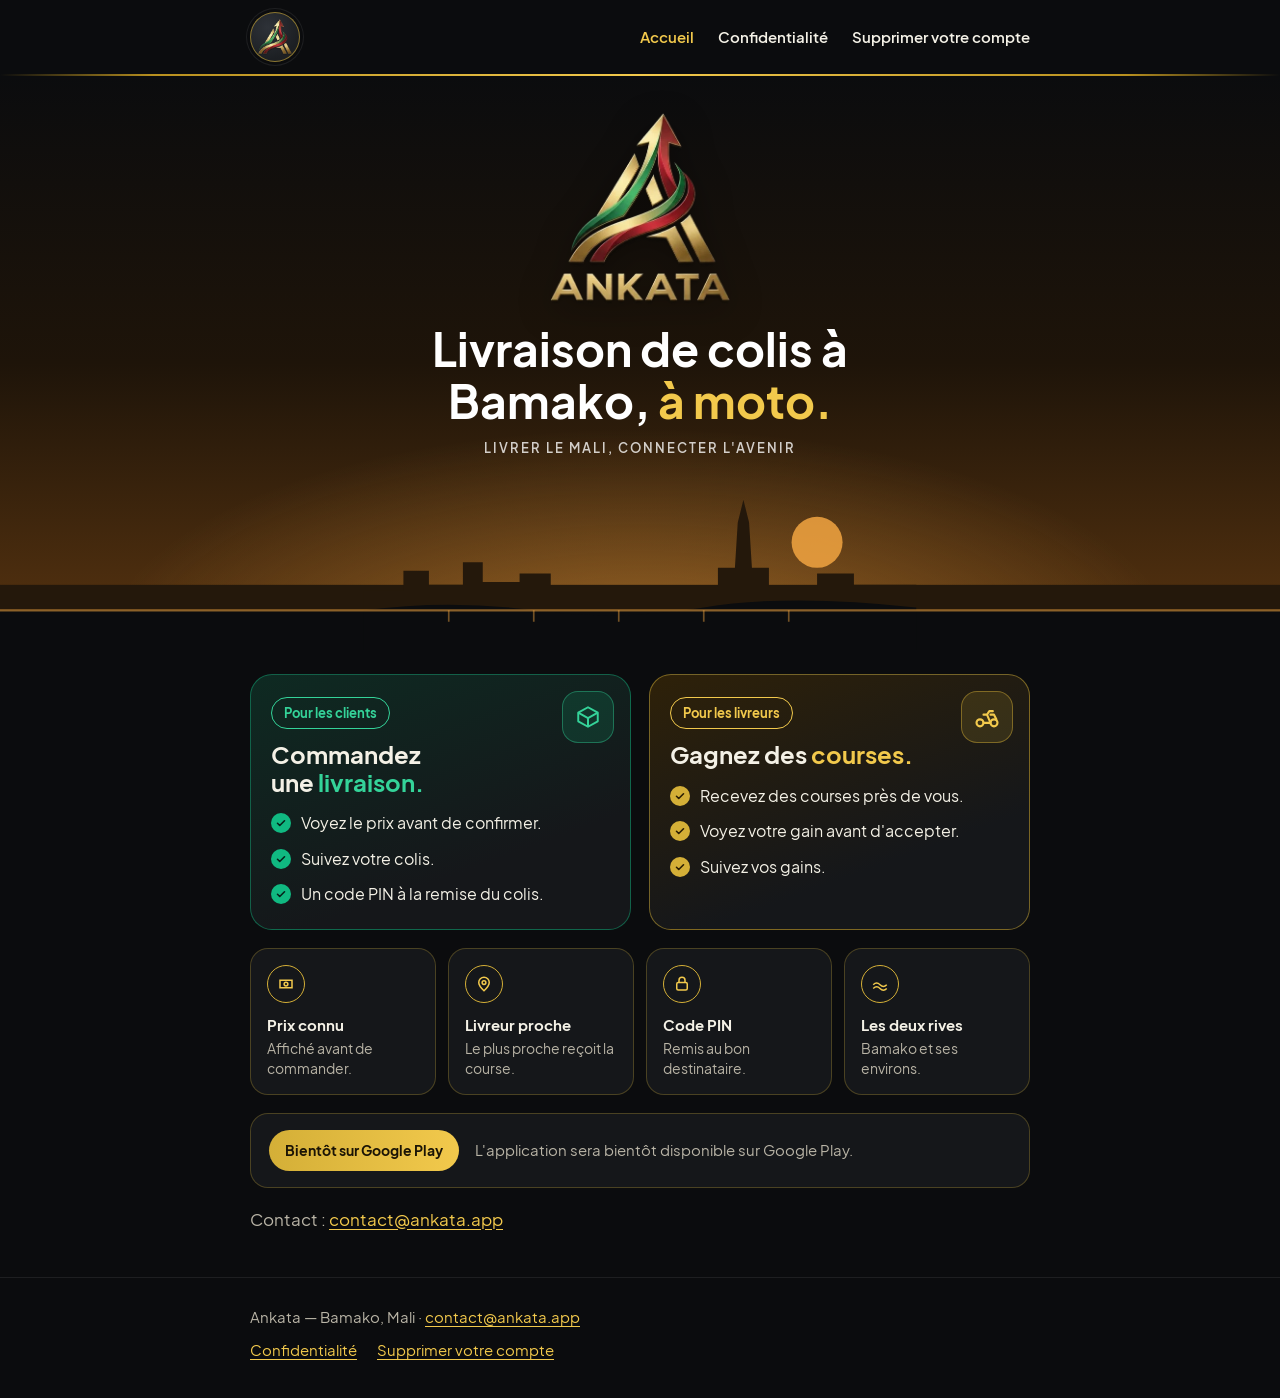
<file: index.html>
<!DOCTYPE html>
<html lang="fr">
<head>
<meta charset="utf-8">
<meta name="viewport" content="width=device-width, initial-scale=1">
<title>Ankata — Livraison de colis à Bamako</title>
<meta name="description" content="Ankata : livraison de colis à Bamako, à moto. Application pour les clients et les livreurs.">
<link rel="stylesheet" href="style.css?v=2">
<meta name="theme-color" content="#0B0C0E">
<meta name="color-scheme" content="dark">
<link rel="icon" type="image/png" sizes="32x32" href="assets/favicon-32.png">
<link rel="apple-touch-icon" href="apple-touch-icon.png">
<meta property="og:type" content="website">
<meta property="og:site_name" content="Ankata">
<meta property="og:locale" content="fr_FR">
<meta property="og:title" content="Ankata — Livraison de colis à Bamako">
<meta property="og:description" content="Ankata : livraison de colis à Bamako, à moto. Application pour les clients et les livreurs.">
<meta property="og:url" content="https://ankata.app/">
<meta property="og:image" content="https://ankata.app/assets/icon-192.png">
</head>
<body class="home">

<header class="site-bar">
  <div class="wrap bar-in">
    <a class="brand" href="./" aria-label="Ankata, accueil"><span class="ring"><img src="assets/ankata-mark.webp" alt="" width="34" height="36"></span></a>
    <nav class="bar-nav" aria-label="Menu principal">
      <a href="./" aria-current="page">Accueil</a>
      <a href="./confidentialite/">Confidentialité</a>
      <a href="./supprimer-compte/">Supprimer votre compte</a>
    </nav>
    <details class="bar-menu">
      <summary aria-label="Menu"><span class="burger" aria-hidden="true"></span></summary>
      <nav aria-label="Menu">
        <a href="./" aria-current="page">Accueil</a>
        <a href="./confidentialite/">Confidentialité</a>
        <a href="./supprimer-compte/">Supprimer votre compte</a>
      </nav>
    </details>
  </div>
</header>

<section class="home-hero">
  <div class="wrap">
    <img class="lock" src="assets/ankata-logo.webp" alt="Ankata" width="373" height="400">
    <h1>Livraison de colis à Bamako, <em>à moto.</em></h1>
    <p class="slogan">Livrer le Mali, connecter l'avenir</p>
  </div>
  <svg class="skyline" viewBox="0 0 390 120" preserveAspectRatio="xMidYMax meet" aria-hidden="true" focusable="false">
    <circle cx="320" cy="44" r="18" fill="#F2A541" opacity=".85"/>
    <rect x="-2000" y="74" width="4390" height="46" fill="#24180B"/>
    <path d="M0 78 L28 78 L28 64 L46 64 L46 74 L70 74 L70 58 L84 58 L84 72 L110 72 L110 66 L132 66 L132 76 L250 76 L250 62 L262 62 L264 30 L268 14 L272 30 L274 62 L286 62 L286 76 L320 76 L320 66 L346 66 L346 74 L390 74 L390 120 L0 120Z" fill="#24180B"/>
    <rect x="-2000" y="92" width="4390" height="28" fill="#0B0C0E"/>
    <path d="M0 92 Q60 84 120 92 T240 90 T390 90 L390 120 L0 120Z" fill="#0B0C0E"/>
    <path d="M-2000 92 H2390" stroke="#F2A541" stroke-width="1.5" opacity=".55"/>
    <path d="M60 92 v8 M120 92 v8 M180 92 v8 M240 92 v8 M300 92 v8" stroke="#F2A541" stroke-width="1.2" opacity=".45"/>
  </svg>
</section>

<main class="wrap home-main">
  <div class="cards">
    <article class="card card-client">
      <div class="icon" aria-hidden="true"><svg width="26" height="26" viewBox="0 0 24 24" fill="none" stroke="#34D399" stroke-width="1.8" stroke-linejoin="round"><path d="M3 8l9-5 9 5v8l-9 5-9-5z"/><path d="M3 8l9 5 9-5M12 13v8"/></svg></div>
      <span class="chip">Pour les clients</span>
      <h2>Commandez une <em>livraison.</em></h2>
      <ul class="checks">
        <li>Voyez le prix avant de confirmer.</li>
        <li>Suivez votre colis.</li>
        <li>Un code PIN à la remise du colis.</li>
      </ul>
    </article>
    <article class="card card-driver">
      <div class="icon" aria-hidden="true"><svg width="28" height="28" viewBox="0 0 24 24" fill="none" stroke="#F2C94C" stroke-width="1.8" stroke-linecap="round" stroke-linejoin="round"><circle cx="6" cy="17" r="3"/><circle cx="18" cy="17" r="3"/><path d="M9 17h6l-3-7h-3M15 10h3l2 4M12 10l2-3h3"/></svg></div>
      <span class="chip">Pour les livreurs</span>
      <h2>Gagnez des <em>courses.</em></h2>
      <ul class="checks">
        <li>Recevez des courses près de vous.</li>
        <li>Voyez votre gain avant d'accepter.</li>
        <li>Suivez vos gains.</li>
      </ul>
    </article>
  </div>

  <div class="feats">
    <div class="feat">
      <div class="ic" aria-hidden="true"><svg width="18" height="18" viewBox="0 0 24 24" fill="none" stroke="#F2C94C" stroke-width="2"><path d="M4 7h16v10H4z"/><circle cx="12" cy="12" r="2.5"/></svg></div>
      <b>Prix connu</b><span>Affiché avant de commander.</span>
    </div>
    <div class="feat">
      <div class="ic" aria-hidden="true"><svg width="18" height="18" viewBox="0 0 24 24" fill="none" stroke="#F2C94C" stroke-width="2"><path d="M12 21s-7-6.5-7-11a7 7 0 0 1 14 0c0 4.5-7 11-7 11z"/><circle cx="12" cy="10" r="2.5"/></svg></div>
      <b>Livreur proche</b><span>Le plus proche reçoit la course.</span>
    </div>
    <div class="feat">
      <div class="ic" aria-hidden="true"><svg width="18" height="18" viewBox="0 0 24 24" fill="none" stroke="#F2C94C" stroke-width="2"><rect x="5" y="10" width="14" height="10" rx="2"/><path d="M8 10V7a4 4 0 0 1 8 0v3"/></svg></div>
      <b>Code PIN</b><span>Remis au bon destinataire.</span>
    </div>
    <div class="feat">
      <div class="ic" aria-hidden="true"><svg width="18" height="18" viewBox="0 0 24 24" fill="none" stroke="#F2C94C" stroke-width="2"><path d="M3 18c3-3 6-3 9 0s6 3 9 0M3 13c3-3 6-3 9 0s6 3 9 0"/></svg></div>
      <b>Les deux rives</b><span>Bamako et ses environs.</span>
    </div>
  </div>

  <div class="play">
    <span class="pill">Bientôt sur Google Play</span>
    <p>L'application sera bientôt disponible sur Google Play.</p>
  </div>

  <p class="contact">Contact : <a href="mailto:contact@ankata.app">contact@ankata.app</a></p>
</main>

<footer class="site-footer">
  <div class="wrap">
    <p>Ankata — Bamako, Mali · <a href="mailto:contact@ankata.app">contact@ankata.app</a></p>
    <nav aria-label="Liens utiles">
      <a href="confidentialite/">Confidentialité</a>
      <a href="supprimer-compte/">Supprimer votre compte</a>
    </nav>
  </div>
</footer>

</body>
</html>
</file>
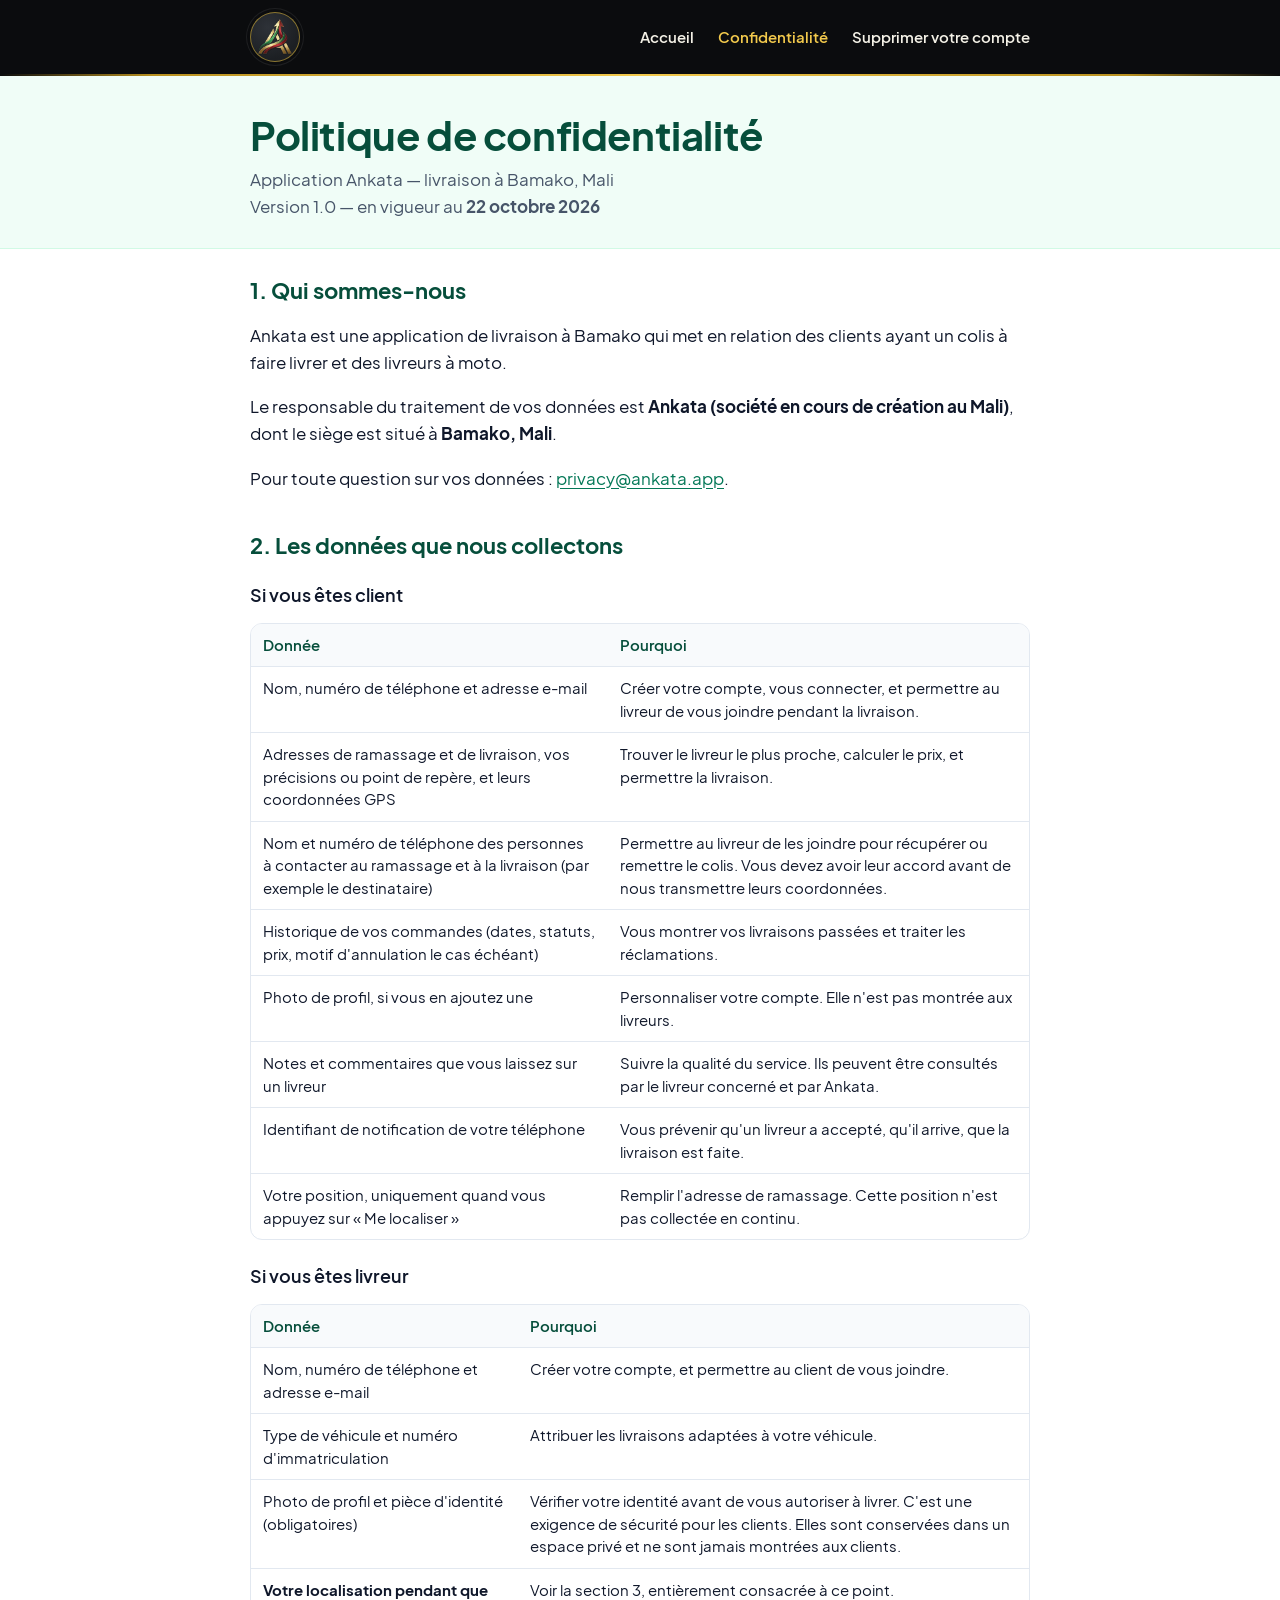
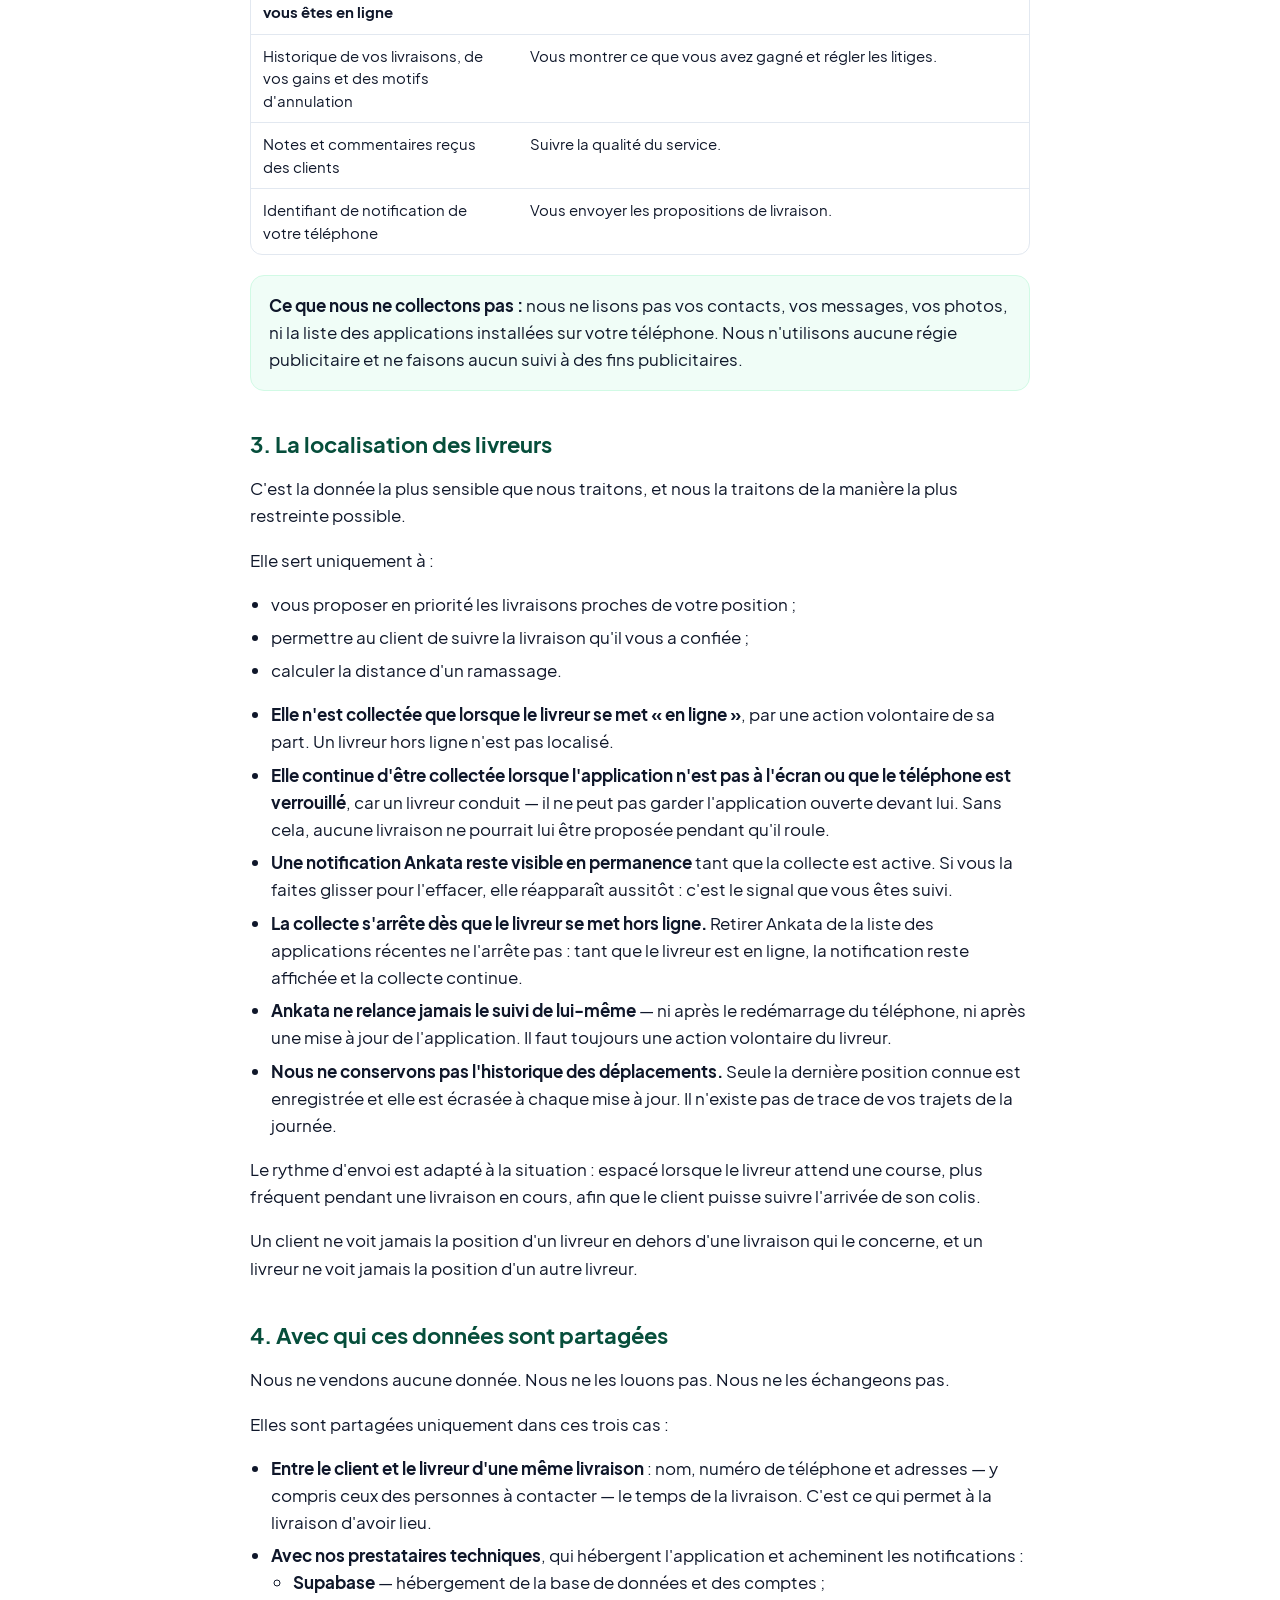
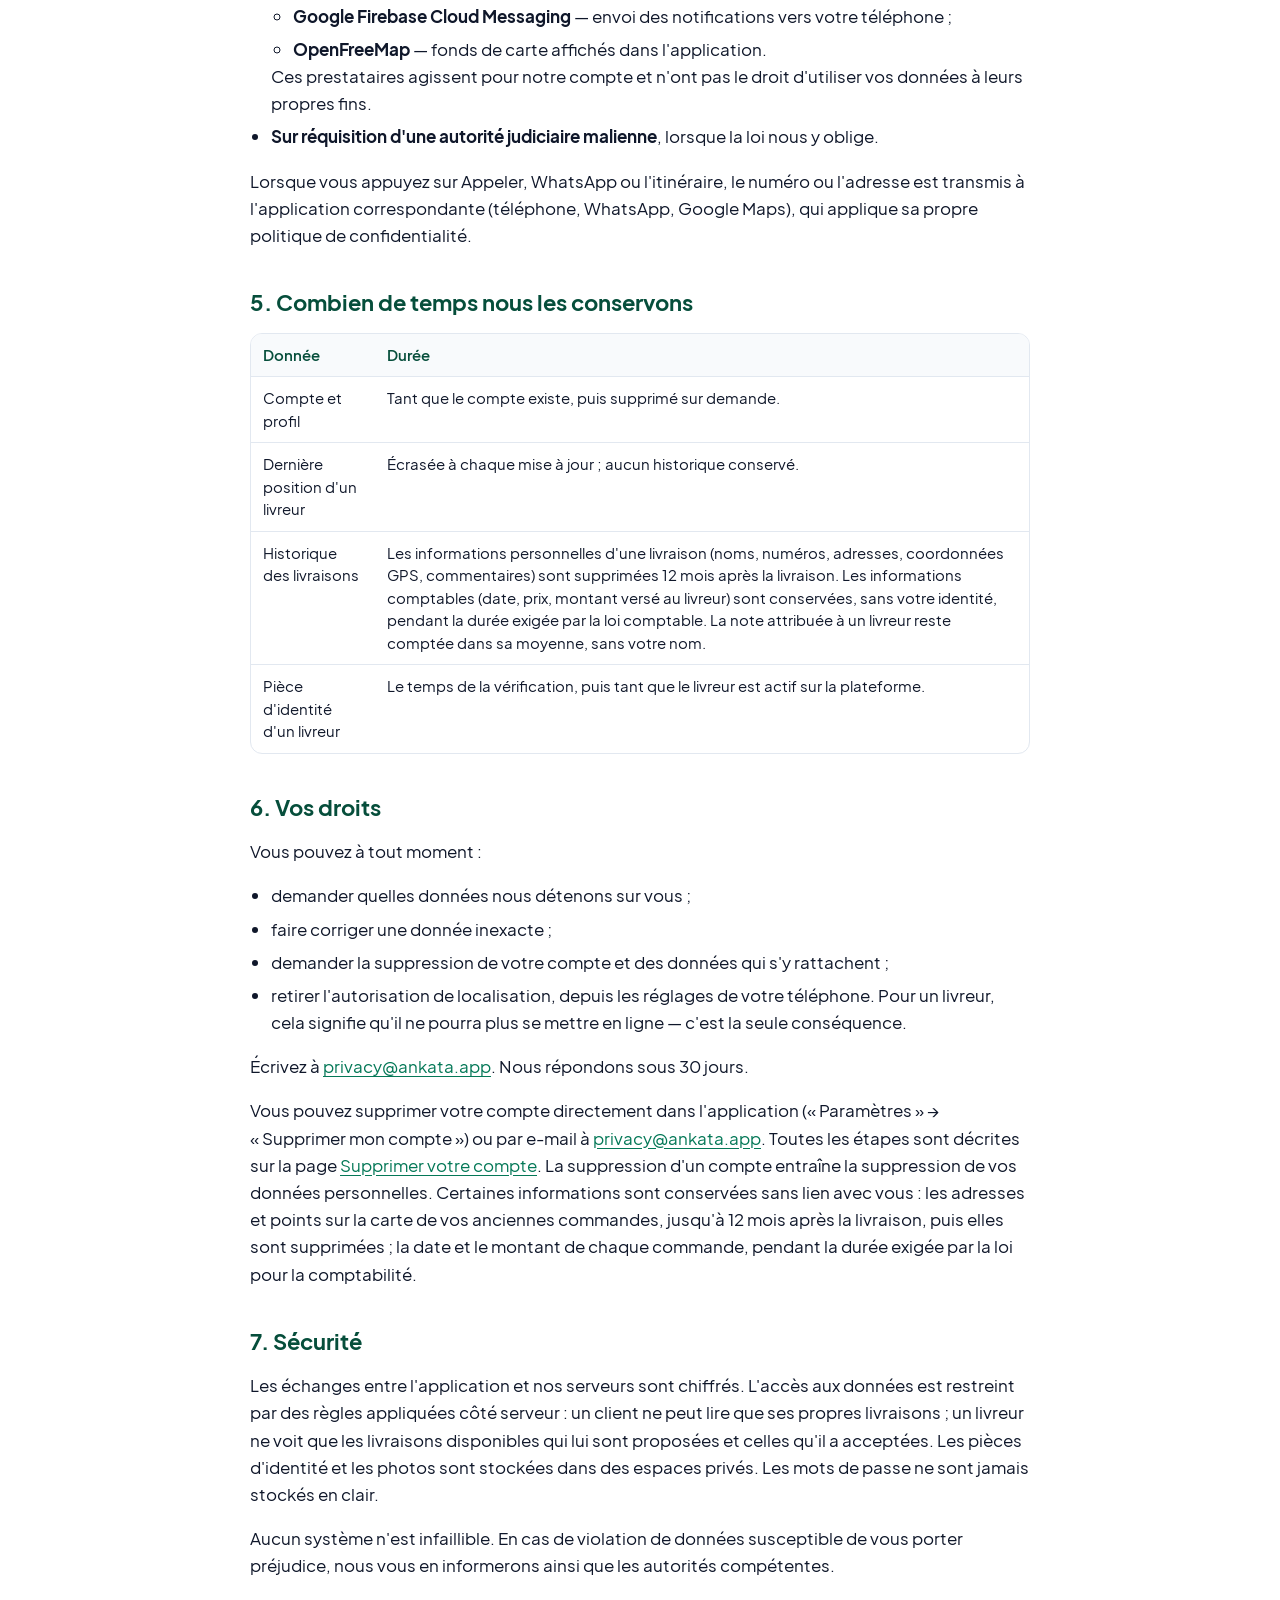
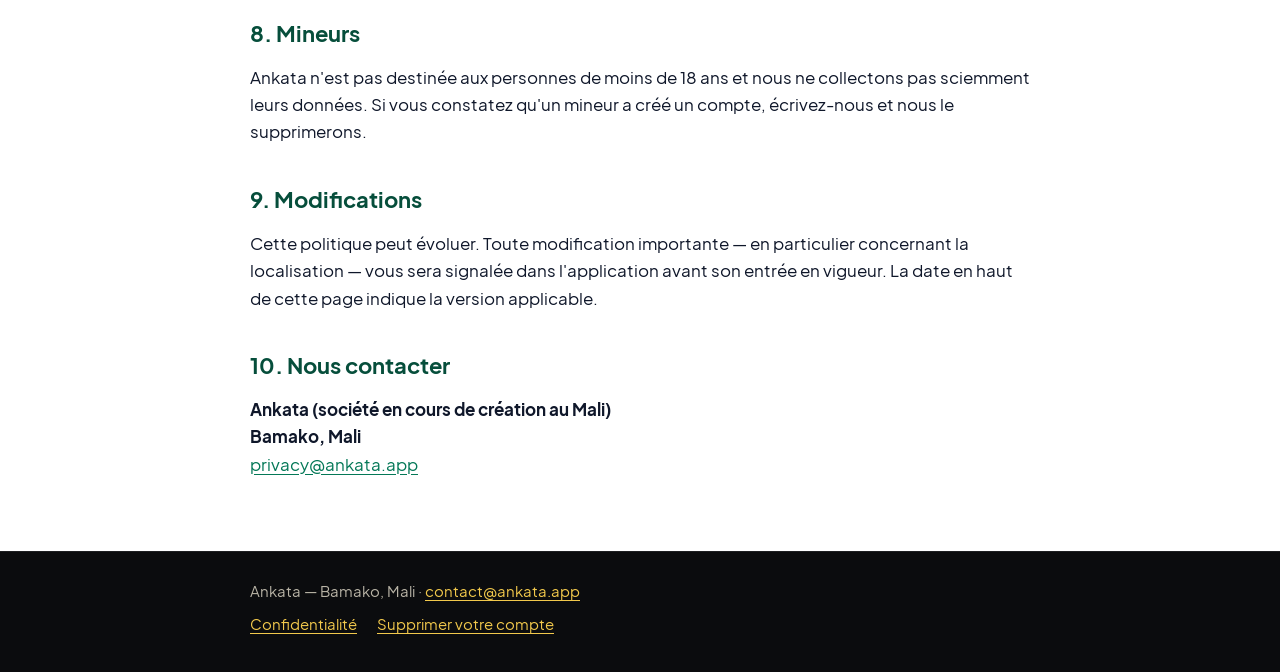
<file: confidentialite/index.html>
<!DOCTYPE html>
<html lang="fr">
<head>
<meta charset="utf-8">
<meta name="viewport" content="width=device-width, initial-scale=1">
<title>Politique de confidentialité — Ankata</title>
<meta name="description" content="Politique de confidentialité de l'application Ankata : données collectées, localisation des livreurs, partage, conservation, vos droits et suppression du compte.">
<link rel="stylesheet" href="../style.css?v=2">
<meta name="theme-color" content="#0B0C0E">
<meta name="color-scheme" content="light dark">
<link rel="icon" type="image/png" sizes="32x32" href="../assets/favicon-32.png">
<link rel="apple-touch-icon" href="../apple-touch-icon.png">
<meta property="og:type" content="website">
<meta property="og:site_name" content="Ankata">
<meta property="og:locale" content="fr_FR">
<meta property="og:title" content="Politique de confidentialité — Ankata">
<meta property="og:description" content="Politique de confidentialité de l'application Ankata : données collectées, localisation des livreurs, partage, conservation, vos droits et suppression du compte.">
<meta property="og:url" content="https://ankata.app/confidentialite/">
<meta property="og:image" content="https://ankata.app/assets/icon-192.png">
</head>
<body>

<header class="site-bar">
  <div class="wrap bar-in">
    <a class="brand" href="../" aria-label="Ankata, accueil"><span class="ring"><img src="../assets/ankata-mark.webp" alt="" width="34" height="36"></span></a>
    <nav class="bar-nav" aria-label="Menu principal">
      <a href="../">Accueil</a>
      <a href="../confidentialite/" aria-current="page">Confidentialité</a>
      <a href="../supprimer-compte/">Supprimer votre compte</a>
    </nav>
    <details class="bar-menu">
      <summary aria-label="Menu"><span class="burger" aria-hidden="true"></span></summary>
      <nav aria-label="Menu">
        <a href="../">Accueil</a>
        <a href="../confidentialite/" aria-current="page">Confidentialité</a>
        <a href="../supprimer-compte/">Supprimer votre compte</a>
      </nav>
    </details>
  </div>
</header>

<main>
<section class="hero">
<div class="wrap">
<h1>Politique de confidentialité</h1>
<p class="sub">Application Ankata — livraison à Bamako, Mali<br>
Version 1.0 — en vigueur au <b>22 octobre 2026</b></p>
</div>
</section>

<div class="wrap content">

<h2>1. Qui sommes-nous</h2>
<p>
Ankata est une application de livraison à Bamako qui met en relation des clients ayant un colis à faire
livrer et des livreurs à moto.
</p>
<p>
Le responsable du traitement de vos données est <b>Ankata (société en cours de création au Mali)</b>,
dont le siège est situé à <b>Bamako, Mali</b>.
</p>
<p>Pour toute question sur vos données&nbsp;: <a href="mailto:privacy@ankata.app">privacy@ankata.app</a>.</p>

<h2>2. Les données que nous collectons</h2>

<h3>Si vous êtes client</h3>
<div class="scroll">
<table>
  <tr><th>Donnée</th><th>Pourquoi</th></tr>
  <tr><td>Nom, numéro de téléphone et adresse e-mail</td><td>Créer votre compte, vous connecter, et permettre au livreur de vous joindre pendant la livraison.</td></tr>
  <tr><td>Adresses de ramassage et de livraison, vos précisions ou point de repère, et leurs coordonnées GPS</td><td>Trouver le livreur le plus proche, calculer le prix, et permettre la livraison.</td></tr>
  <tr><td>Nom et numéro de téléphone des personnes à contacter au ramassage et à la livraison (par exemple le destinataire)</td><td>Permettre au livreur de les joindre pour récupérer ou remettre le colis. Vous devez avoir leur accord avant de nous transmettre leurs coordonnées.</td></tr>
  <tr><td>Historique de vos commandes (dates, statuts, prix, motif d'annulation le cas échéant)</td><td>Vous montrer vos livraisons passées et traiter les réclamations.</td></tr>
  <tr><td>Photo de profil, si vous en ajoutez une</td><td>Personnaliser votre compte. Elle n'est pas montrée aux livreurs.</td></tr>
  <tr><td>Notes et commentaires que vous laissez sur un livreur</td><td>Suivre la qualité du service. Ils peuvent être consultés par le livreur concerné et par Ankata.</td></tr>
  <tr><td>Identifiant de notification de votre téléphone</td><td>Vous prévenir qu'un livreur a accepté, qu'il arrive, que la livraison est faite.</td></tr>
  <tr><td>Votre position, uniquement quand vous appuyez sur «&nbsp;Me localiser&nbsp;»</td><td>Remplir l'adresse de ramassage. Cette position n'est pas collectée en continu.</td></tr>
</table>
</div>

<h3>Si vous êtes livreur</h3>
<div class="scroll">
<table>
  <tr><th>Donnée</th><th>Pourquoi</th></tr>
  <tr><td>Nom, numéro de téléphone et adresse e-mail</td><td>Créer votre compte, et permettre au client de vous joindre.</td></tr>
  <tr><td>Type de véhicule et numéro d'immatriculation</td><td>Attribuer les livraisons adaptées à votre véhicule.</td></tr>
  <tr><td>Photo de profil et pièce d'identité (obligatoires)</td><td>Vérifier votre identité avant de vous autoriser à livrer. C'est une exigence de sécurité pour les clients. Elles sont conservées dans un espace privé et ne sont jamais montrées aux clients.</td></tr>
  <tr><td><b>Votre localisation pendant que vous êtes en ligne</b></td><td>Voir la section 3, entièrement consacrée à ce point.</td></tr>
  <tr><td>Historique de vos livraisons, de vos gains et des motifs d'annulation</td><td>Vous montrer ce que vous avez gagné et régler les litiges.</td></tr>
  <tr><td>Notes et commentaires reçus des clients</td><td>Suivre la qualité du service.</td></tr>
  <tr><td>Identifiant de notification de votre téléphone</td><td>Vous envoyer les propositions de livraison.</td></tr>
</table>
</div>

<div class="box">
<p><b>Ce que nous ne collectons pas&nbsp;:</b> nous ne lisons pas vos contacts, vos messages,
vos photos, ni la liste des applications installées sur votre téléphone. Nous n'utilisons aucune régie
publicitaire et ne faisons aucun suivi à des fins publicitaires.</p>
</div>

<h2>3. La localisation des livreurs</h2>
<p>
C'est la donnée la plus sensible que nous traitons, et nous la traitons de la manière la plus restreinte
possible.
</p>
<p>Elle sert uniquement à&nbsp;:</p>
<ul>
  <li>vous proposer en priorité les livraisons proches de votre position&nbsp;;</li>
  <li>permettre au client de suivre la livraison qu'il vous a confiée&nbsp;;</li>
  <li>calculer la distance d'un ramassage.</li>
</ul>
<ul>
  <li><b>Elle n'est collectée que lorsque le livreur se met «&nbsp;en ligne&nbsp;»</b>, par une action volontaire de sa part. Un livreur hors ligne n'est pas localisé.</li>
  <li><b>Elle continue d'être collectée lorsque l'application n'est pas à l'écran ou que le téléphone est verrouillé</b>, car un livreur conduit — il ne peut pas garder l'application ouverte devant lui. Sans cela, aucune livraison ne pourrait lui être proposée pendant qu'il roule.</li>
  <li><b>Une notification Ankata reste visible en permanence</b> tant que la collecte est active. Si vous la faites glisser pour l'effacer, elle réapparaît aussitôt&nbsp;: c'est le signal que vous êtes suivi.</li>
  <li><b>La collecte s'arrête dès que le livreur se met hors ligne.</b> Retirer Ankata de la liste des applications récentes ne l'arrête pas&nbsp;: tant que le livreur est en ligne, la notification reste affichée et la collecte continue.</li>
  <li><b>Ankata ne relance jamais le suivi de lui-même</b> — ni après le redémarrage du téléphone, ni après une mise à jour de l'application. Il faut toujours une action volontaire du livreur.</li>
  <li><b>Nous ne conservons pas l'historique des déplacements.</b> Seule la dernière position connue est enregistrée et elle est écrasée à chaque mise à jour. Il n'existe pas de trace de vos trajets de la journée.</li>
</ul>
<p>
Le rythme d'envoi est adapté à la situation&nbsp;: espacé lorsque le livreur attend une course, plus fréquent
pendant une livraison en cours, afin que le client puisse suivre l'arrivée de son colis.
</p>
<p>
Un client ne voit jamais la position d'un livreur en dehors d'une livraison qui le concerne, et un livreur
ne voit jamais la position d'un autre livreur.
</p>

<h2>4. Avec qui ces données sont partagées</h2>
<p>Nous ne vendons aucune donnée. Nous ne les louons pas. Nous ne les échangeons pas.</p>
<p>Elles sont partagées uniquement dans ces trois cas&nbsp;:</p>
<ul>
  <li><b>Entre le client et le livreur d'une même livraison</b>&nbsp;: nom, numéro de téléphone et adresses — y compris ceux des personnes à contacter — le temps de la livraison. C'est ce qui permet à la livraison d'avoir lieu.</li>
  <li><b>Avec nos prestataires techniques</b>, qui hébergent l'application et acheminent les notifications&nbsp;:
    <ul>
      <li><b>Supabase</b> — hébergement de la base de données et des comptes&nbsp;;</li>
      <li><b>Google Firebase Cloud Messaging</b> — envoi des notifications vers votre téléphone&nbsp;;</li>
      <li><b>OpenFreeMap</b> — fonds de carte affichés dans l'application.</li>
    </ul>
    Ces prestataires agissent pour notre compte et n'ont pas le droit d'utiliser vos données à leurs propres fins.
  </li>
  <li><b>Sur réquisition d'une autorité judiciaire malienne</b>, lorsque la loi nous y oblige.</li>
</ul>
<p>Lorsque vous appuyez sur Appeler, WhatsApp ou l'itinéraire, le numéro ou l'adresse est transmis à l'application correspondante (téléphone, WhatsApp, Google Maps), qui applique sa propre politique de confidentialité.</p>

<h2>5. Combien de temps nous les conservons</h2>
<div class="scroll">
<table>
  <tr><th>Donnée</th><th>Durée</th></tr>
  <tr><td>Compte et profil</td><td>Tant que le compte existe, puis supprimé sur demande.</td></tr>
  <tr><td>Dernière position d'un livreur</td><td>Écrasée à chaque mise à jour&nbsp;; aucun historique conservé.</td></tr>
  <tr><td>Historique des livraisons</td><td>Les informations personnelles d'une livraison (noms, numéros, adresses, coordonnées GPS, commentaires) sont supprimées 12 mois après la livraison. Les informations comptables (date, prix, montant versé au livreur) sont conservées, sans votre identité, pendant la durée exigée par la loi comptable. La note attribuée à un livreur reste comptée dans sa moyenne, sans votre nom.</td></tr>
  <tr><td>Pièce d'identité d'un livreur</td><td>Le temps de la vérification, puis tant que le livreur est actif sur la plateforme.</td></tr>
</table>
</div>

<h2>6. Vos droits</h2>
<p>Vous pouvez à tout moment&nbsp;:</p>
<ul>
  <li>demander quelles données nous détenons sur vous&nbsp;;</li>
  <li>faire corriger une donnée inexacte&nbsp;;</li>
  <li>demander la suppression de votre compte et des données qui s'y rattachent&nbsp;;</li>
  <li>retirer l'autorisation de localisation, depuis les réglages de votre téléphone. Pour un livreur, cela signifie qu'il ne pourra plus se mettre en ligne — c'est la seule conséquence.</li>
</ul>
<p>
Écrivez à <a href="mailto:privacy@ankata.app">privacy@ankata.app</a>. Nous répondons sous 30 jours.
</p>
<p id="suppression">
Vous pouvez supprimer votre compte directement dans l'application («&nbsp;Paramètres&nbsp;» → «&nbsp;Supprimer mon compte&nbsp;»)
ou par e-mail à <a href="mailto:privacy@ankata.app">privacy@ankata.app</a>. Toutes les étapes sont décrites sur la
page <a href="../supprimer-compte/">Supprimer votre compte</a>.
La suppression d'un compte entraîne la suppression de vos données personnelles. Certaines informations sont
conservées sans lien avec vous&nbsp;: les adresses et points sur la carte de vos anciennes commandes, jusqu'à 12 mois après la livraison, puis elles sont supprimées&nbsp;;
la date et le montant de chaque commande, pendant la durée exigée par la loi pour la comptabilité.
</p>

<h2>7. Sécurité</h2>
<p>
Les échanges entre l'application et nos serveurs sont chiffrés. L'accès aux données est restreint par des
règles appliquées côté serveur&nbsp;: un client ne peut lire que ses propres livraisons&nbsp;; un livreur ne voit que les
livraisons disponibles qui lui sont proposées et celles qu'il a acceptées. Les pièces d'identité et les photos
sont stockées dans des espaces privés. Les mots de passe ne sont jamais stockés en clair.
</p>
<p>
Aucun système n'est infaillible. En cas de violation de données susceptible de vous porter préjudice, nous
vous en informerons ainsi que les autorités compétentes.
</p>

<h2>8. Mineurs</h2>
<p>
Ankata n'est pas destinée aux personnes de moins de 18 ans et nous ne collectons pas sciemment leurs
données. Si vous constatez qu'un mineur a créé un compte, écrivez-nous et nous le supprimerons.
</p>

<h2>9. Modifications</h2>
<p>
Cette politique peut évoluer. Toute modification importante — en particulier concernant la localisation —
vous sera signalée dans l'application avant son entrée en vigueur. La date en haut de cette page indique
la version applicable.
</p>

<h2>10. Nous contacter</h2>
<p>
<b>Ankata (société en cours de création au Mali)</b><br>
<b>Bamako, Mali</b><br>
<a href="mailto:privacy@ankata.app">privacy@ankata.app</a>
</p>

</div>
</main>

<footer class="site-footer">
  <div class="wrap">
    <p>Ankata — Bamako, Mali · <a href="mailto:contact@ankata.app">contact@ankata.app</a></p>
    <nav aria-label="Liens utiles">
      <a href="./">Confidentialité</a>
      <a href="../supprimer-compte/">Supprimer votre compte</a>
    </nav>
  </div>
</footer>

</body>
</html>
</file>
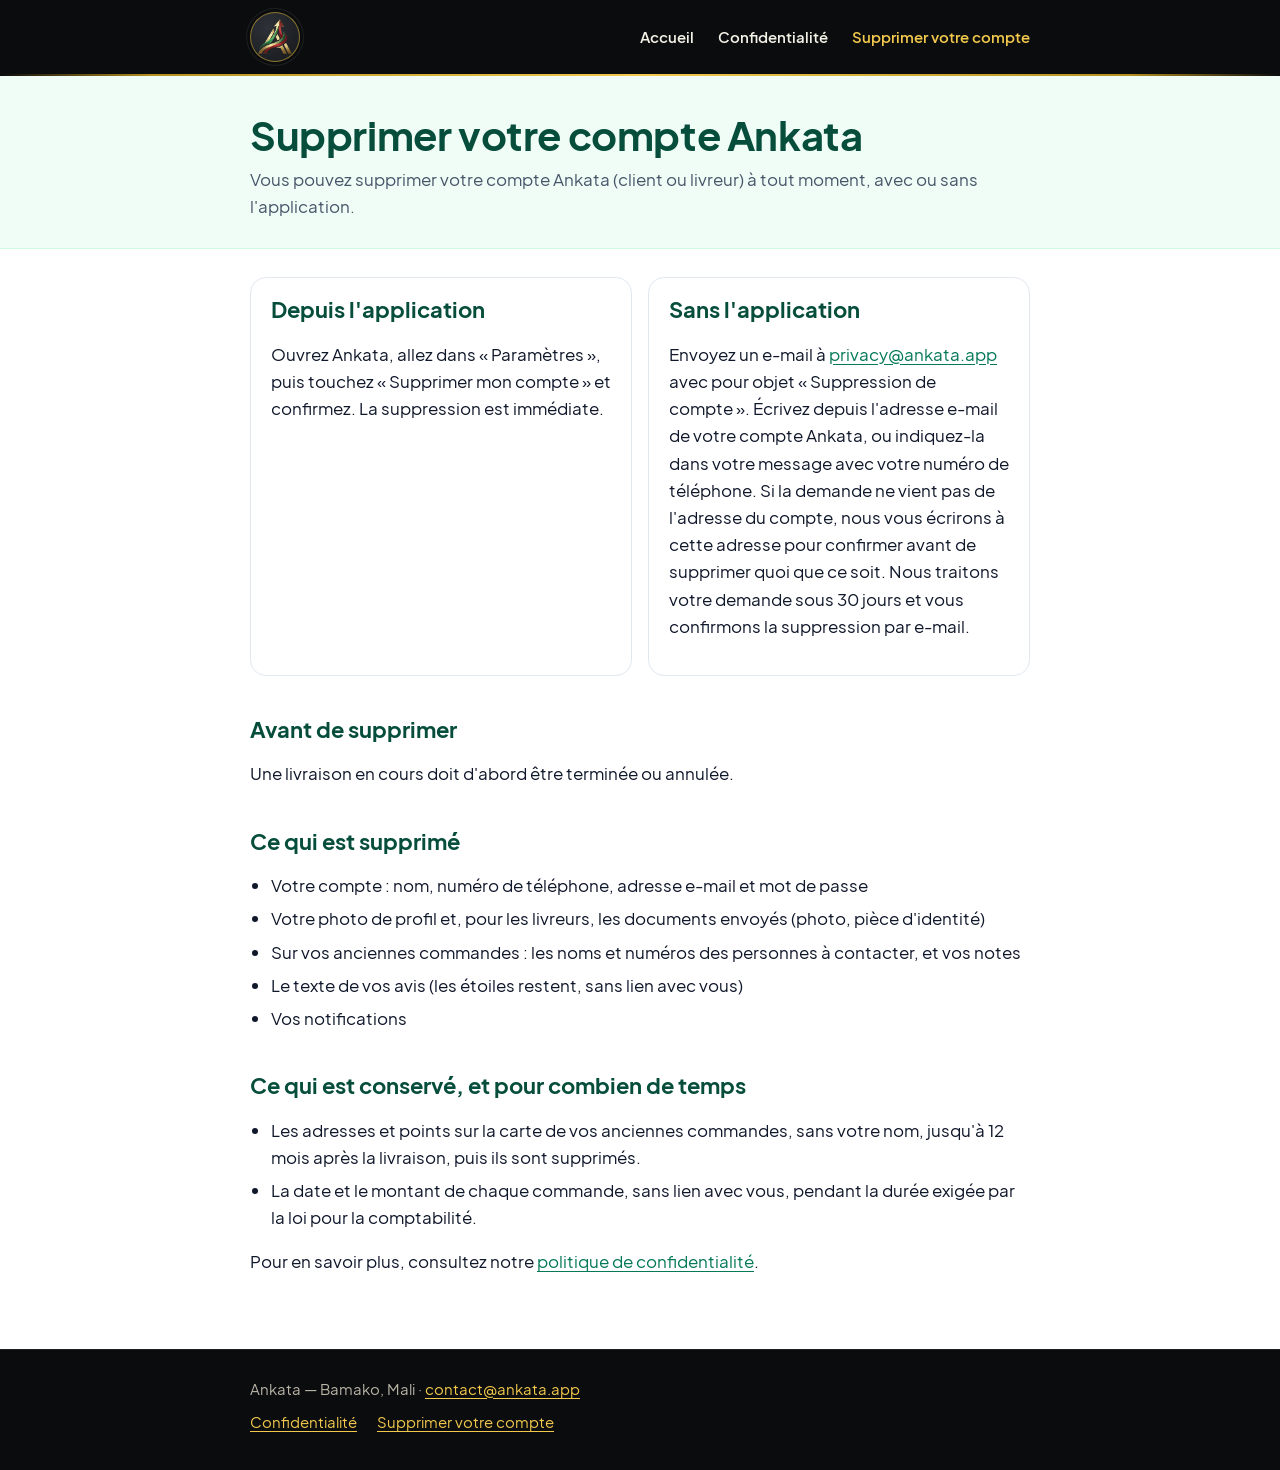
<file: supprimer-compte/index.html>
<!DOCTYPE html>
<html lang="fr">
<head>
<meta charset="utf-8">
<meta name="viewport" content="width=device-width, initial-scale=1">
<title>Supprimer votre compte — Ankata</title>
<meta name="description" content="Comment supprimer votre compte Ankata (client ou livreur), depuis l'application ou par e-mail, et ce qui est supprimé.">
<link rel="stylesheet" href="../style.css?v=2">
<meta name="theme-color" content="#0B0C0E">
<meta name="color-scheme" content="light dark">
<link rel="icon" type="image/png" sizes="32x32" href="../assets/favicon-32.png">
<link rel="apple-touch-icon" href="../apple-touch-icon.png">
<meta property="og:type" content="website">
<meta property="og:site_name" content="Ankata">
<meta property="og:locale" content="fr_FR">
<meta property="og:title" content="Supprimer votre compte — Ankata">
<meta property="og:description" content="Comment supprimer votre compte Ankata (client ou livreur), depuis l'application ou par e-mail, et ce qui est supprimé.">
<meta property="og:url" content="https://ankata.app/supprimer-compte/">
<meta property="og:image" content="https://ankata.app/assets/icon-192.png">
</head>
<body>

<header class="site-bar">
  <div class="wrap bar-in">
    <a class="brand" href="../" aria-label="Ankata, accueil"><span class="ring"><img src="../assets/ankata-mark.webp" alt="" width="34" height="36"></span></a>
    <nav class="bar-nav" aria-label="Menu principal">
      <a href="../">Accueil</a>
      <a href="../confidentialite/">Confidentialité</a>
      <a href="../supprimer-compte/" aria-current="page">Supprimer votre compte</a>
    </nav>
    <details class="bar-menu">
      <summary aria-label="Menu"><span class="burger" aria-hidden="true"></span></summary>
      <nav aria-label="Menu">
        <a href="../">Accueil</a>
        <a href="../confidentialite/">Confidentialité</a>
        <a href="../supprimer-compte/" aria-current="page">Supprimer votre compte</a>
      </nav>
    </details>
  </div>
</header>

<main>
  <section class="hero">
    <div class="wrap">
      <h1>Supprimer votre compte Ankata</h1>
      <p>Vous pouvez supprimer votre compte Ankata (client ou livreur) à tout moment, avec ou sans l'application.</p>
    </div>
  </section>

  <div class="wrap content">
    <div class="ways">
      <section class="way">
        <h2>Depuis l'application</h2>
        <p>Ouvrez Ankata, allez dans «&nbsp;Paramètres&nbsp;», puis touchez «&nbsp;Supprimer mon compte&nbsp;» et confirmez. La suppression est immédiate.</p>
      </section>
      <section class="way">
        <h2>Sans l'application</h2>
        <p>Envoyez un e-mail à <a href="mailto:privacy@ankata.app?subject=Suppression%20de%20compte">privacy@ankata.app</a> avec pour objet «&nbsp;Suppression de compte&nbsp;». Écrivez depuis l'adresse e-mail de votre compte Ankata, ou indiquez-la dans votre message avec votre numéro de téléphone. Si la demande ne vient pas de l'adresse du compte, nous vous écrirons à cette adresse pour confirmer avant de supprimer quoi que ce soit. Nous traitons votre demande sous 30 jours et vous confirmons la suppression par e-mail.</p>
      </section>
    </div>

    <h2>Avant de supprimer</h2>
    <p>Une livraison en cours doit d'abord être terminée ou annulée.</p>

    <h2>Ce qui est supprimé</h2>
    <ul>
      <li>Votre compte&nbsp;: nom, numéro de téléphone, adresse e-mail et mot de passe</li>
      <li>Votre photo de profil et, pour les livreurs, les documents envoyés (photo, pièce d'identité)</li>
      <li>Sur vos anciennes commandes&nbsp;: les noms et numéros des personnes à contacter, et vos notes</li>
      <li>Le texte de vos avis (les étoiles restent, sans lien avec vous)</li>
      <li>Vos notifications</li>
    </ul>

    <h2>Ce qui est conservé, et pour combien de temps</h2>
    <ul>
      <li>Les adresses et points sur la carte de vos anciennes commandes, sans votre nom, jusqu'à 12 mois après la livraison, puis ils sont supprimés.</li>
      <li>La date et le montant de chaque commande, sans lien avec vous, pendant la durée exigée par la loi pour la comptabilité.</li>
    </ul>

    <p>Pour en savoir plus, consultez notre <a href="../confidentialite/#suppression">politique de confidentialité</a>.</p>
  </div>
</main>

<footer class="site-footer">
  <div class="wrap">
    <p>Ankata — Bamako, Mali · <a href="mailto:contact@ankata.app">contact@ankata.app</a></p>
    <nav aria-label="Liens utiles">
      <a href="../confidentialite/">Confidentialité</a>
      <a href="./">Supprimer votre compte</a>
    </nav>
  </div>
</footer>

</body>
</html>
</file>
<file: style.css>
/* Ankata — ankata.app, design v2 (2026-10-29).
   Inner pages (privacy, deletion, 404): white + emerald, dark when the phone is in dark mode.
   Home (<body class="home">): night gold.
   Every page: black top bar, A-mark in a charcoal ring, one thin gold line under the bar (nowhere else).
   No JavaScript, no external resources: fonts and images are in /assets. */

@font-face { font-family: "Plus Jakarta Sans"; src: url("assets/fonts/plus-jakarta-sans-regular.woff2") format("woff2"); font-weight: 400; font-style: normal; font-display: swap; }
@font-face { font-family: "Plus Jakarta Sans"; src: url("assets/fonts/plus-jakarta-sans-semibold.woff2") format("woff2"); font-weight: 600; font-style: normal; font-display: swap; }
@font-face { font-family: "Plus Jakarta Sans"; src: url("assets/fonts/plus-jakarta-sans-bold.woff2") format("woff2"); font-weight: 700; font-style: normal; font-display: swap; }

:root {
  --bar: #0B0C0E;
  --bar-ink: #F4F1E6;
  --gold: #D4AF37;
  --gold-hi: #F2C94C;
  --gold-lo: #B8901F;
  --emerald: #064E3B;
  --emerald-2: #047857;

  --bg: #FFFFFF;
  --surface: #FFFFFF;
  --ink: #0F172A;
  --muted: #475569;
  --line: #E2E8F0;
  --head: #064E3B;
  --link: #047857;
  --tint: #F0FDF7;
  --tint-line: #D1FAE5;
  --th: #F8FAFC;

  --font: "Plus Jakarta Sans", system-ui, -apple-system, "Segoe UI", Roboto, Arial, sans-serif;
  color-scheme: light dark;
}

@media (prefers-color-scheme: dark) {
  :root {
    --bg: #0B0C0E;
    --surface: #15171A;
    --ink: #EEF2EF;
    --muted: #A3ADA7;
    --line: #2A322E;
    --head: #34D399;
    --link: #34D399;
    --tint: #0F2A21;
    --tint-line: #1F4D3D;
    --th: #15171A;
  }
}

/* ---------- Base ---------- */
*, *::before, *::after { box-sizing: border-box; }
html { -webkit-text-size-adjust: 100%; }
body {
  margin: 0;
  min-height: 100vh;
  display: flex;
  flex-direction: column;
  background: var(--bg);
  color: var(--ink);
  font-family: var(--font);
  font-size: 17px;
  line-height: 1.6;
}
body > footer { margin-top: auto; }
img { max-width: 100%; height: auto; }
a { color: var(--link); text-underline-offset: 3px; }
a:focus-visible, summary:focus-visible { outline: 2px solid var(--gold-hi); outline-offset: 3px; border-radius: 8px; }
b, strong { font-weight: 700; }

.wrap {
  width: 100%;
  max-width: 820px;
  margin-inline: auto;
  padding-left: max(20px, env(safe-area-inset-left, 0px));
  padding-right: max(20px, env(safe-area-inset-right, 0px));
}

/* ---------- Top bar (every page) ---------- */
.site-bar { position: relative; background: var(--bar); color: var(--bar-ink); z-index: 5; }
.site-bar::after {
  content: "";
  position: absolute;
  left: 0; right: 0; bottom: 0;
  height: 2px;
  background: linear-gradient(90deg, rgba(212,175,55,0) 0%, var(--gold-lo) 12%, var(--gold-hi) 50%, var(--gold-lo) 88%, rgba(212,175,55,0) 100%);
}
.bar-in { display: flex; align-items: center; justify-content: space-between; gap: 16px; padding-block: 12px 14px; }
.brand { display: inline-flex; border-radius: 50%; }
.ring {
  width: 50px; height: 50px;
  border-radius: 50%;
  display: grid; place-items: center;
  background: radial-gradient(circle at 35% 30%, #2E3238, #1C1F23 70%);
  border: 1.5px solid rgba(212,175,55,.6);
  box-shadow: 0 0 0 3px var(--bar), 0 0 0 4px rgba(255,255,255,.08);
}
.ring img { width: 34px; height: auto; display: block; }

.bar-nav { display: none; gap: 24px; }
.bar-nav a, .bar-menu nav a { color: var(--bar-ink); text-decoration: none; font-weight: 600; font-size: 15px; }
.bar-nav a:hover, .bar-nav a[aria-current="page"] { color: var(--gold-hi); }

.bar-menu { position: relative; }
.bar-menu summary {
  list-style: none;
  cursor: pointer;
  width: 44px; height: 44px;
  border-radius: 12px;
  border: 1px solid rgba(212,175,55,.35);
  display: grid; place-items: center;
}
.bar-menu summary::-webkit-details-marker { display: none; }
.burger, .burger::before, .burger::after { display: block; width: 18px; height: 2px; border-radius: 1px; background: var(--bar-ink); }
.burger { position: relative; }
.burger::before, .burger::after { content: ""; position: absolute; left: 0; }
.burger::before { top: -6px; }
.burger::after { top: 6px; }
.bar-menu[open] .burger { background: transparent; }
.bar-menu[open] .burger::before { top: 0; transform: rotate(45deg); }
.bar-menu[open] .burger::after { top: 0; transform: rotate(-45deg); }
.bar-menu nav {
  position: absolute; right: 0; top: calc(100% + 12px);
  min-width: 240px;
  display: flex; flex-direction: column;
  padding: 8px;
  background: #15171A;
  border: 1px solid rgba(212,175,55,.35);
  border-radius: 16px;
  box-shadow: 0 18px 40px rgba(0,0,0,.45);
}
.bar-menu nav a { padding: 12px 14px; border-radius: 10px; }
.bar-menu nav a:hover, .bar-menu nav a[aria-current="page"] { background: rgba(212,175,55,.12); color: var(--gold-hi); }

@media (min-width: 720px) {
  .bar-nav { display: flex; }
  .bar-menu { display: none; }
}

/* ---------- Inner pages ---------- */
.hero { background: var(--tint); border-bottom: 1px solid var(--tint-line); padding-block: 36px 28px; }
.hero h1 {
  margin: 0 0 8px;
  color: var(--head);
  font-size: clamp(28px, 6vw, 40px);
  line-height: 1.15;
  font-weight: 700;
  letter-spacing: -0.01em;
  text-wrap: balance;
}
.hero p { margin: 0; color: var(--muted); max-width: 68ch; }
.hero p + p { margin-top: 8px; }

.content { padding-block: 28px 56px; }
.content h2 {
  margin: 40px 0 10px;
  color: var(--head);
  font-size: 22px;
  line-height: 1.25;
  font-weight: 700;
  text-wrap: balance;
}
.content > h2:first-child, .content > :first-child { margin-top: 0; }
.content h3 { margin: 24px 0 8px; font-size: 18px; line-height: 1.3; font-weight: 600; }
.content p, .content li { max-width: 68ch; }
.content ul, .content ol { padding-left: 1.25em; }
.content li + li { margin-top: 6px; }

.box {
  margin: 20px 0;
  padding: 16px 18px;
  background: var(--tint);
  border: 1px solid var(--tint-line);
  border-radius: 14px;
}
.box > :first-child { margin-top: 0; }
.box > :last-child { margin-bottom: 0; }

.scroll { overflow-x: auto; margin: 16px 0; border: 1px solid var(--line); border-radius: 12px; }
.scroll table { border-collapse: collapse; width: 100%; min-width: 520px; font-size: 15px; line-height: 1.5; }
.scroll th, .scroll td { text-align: left; vertical-align: top; padding: 10px 12px; border-bottom: 1px solid var(--line); }
.scroll th { background: var(--th); color: var(--head); font-weight: 600; }
.scroll tr:last-child td { border-bottom: 0; }

.ways { display: grid; gap: 16px; grid-template-columns: repeat(auto-fit, minmax(260px, 1fr)); margin: 4px 0 24px; }
.way { min-width: 0; padding: 18px 20px; background: var(--surface); border: 1px solid var(--line); border-radius: 16px; }
.way > h2:first-child { margin-top: 0; }

.button {
  display: inline-block;
  padding: 12px 22px;
  border-radius: 999px;
  background: var(--emerald);
  border: 1px solid var(--gold);
  color: #FFFFFF;
  font-weight: 700;
  text-decoration: none;
}
.button:hover { background: var(--emerald-2); }

/* ---------- Footer (every page) ---------- */
body > footer { background: var(--bar); border-top: 1px solid rgba(255,255,255,.08); color: #B9B4A6; font-size: 14.5px; padding-block: 28px 36px; }
body > footer p { margin: 0; }
body > footer a { color: var(--gold-hi); }
body > footer nav { display: flex; flex-wrap: wrap; gap: 8px 20px; margin-top: 10px; }

/* ---------- Home (night gold) ---------- */
body.home {
  --bg: #0B0C0E;
  --surface: #15171A;
  --ink: #F4F1E6;
  --muted: #B9B4A6;
  --line: rgba(212,175,55,.28);
  --link: #F2C94C;
  color-scheme: dark;
}

.home-hero {
  position: relative;
  overflow: hidden;
  text-align: center;
  padding-top: 36px;
  background: radial-gradient(60% 55% at 50% 100%, rgba(242,165,65,.45) 0%, rgba(242,165,65,0) 70%), linear-gradient(180deg, #0B0C0E 0%, #1E1409 50%, #5A3510 100%);
}
.home-hero .lock { display: block; width: 180px; max-width: 55%; margin: 0 auto 18px; filter: drop-shadow(0 8px 18px rgba(0,0,0,.4)); }
.home-hero h1 {
  max-width: 16ch;
  margin: 0 auto;
  color: #FFFFFF;
  font-size: clamp(30px, 7vw, 46px);
  line-height: 1.12;
  font-weight: 700;
  text-wrap: balance;
}
.home-hero h1 em { font-style: normal; color: var(--gold-hi); }
.slogan { margin: 12px 0 0; color: rgba(255,255,255,.78); font-size: 12.5px; font-weight: 600; letter-spacing: .16em; text-transform: uppercase; }
.skyline { display: block; width: 100%; height: clamp(110px, 24vw, 170px); margin-top: 22px; overflow: visible; }

.home-main { display: flex; flex-direction: column; gap: 18px; padding-block: 24px 44px; }

.cards { display: grid; gap: 18px; grid-template-columns: repeat(auto-fit, minmax(280px, 1fr)); }
.card { position: relative; min-width: 0; overflow: hidden; padding: 22px 20px; border: 1px solid var(--line); border-radius: 22px; }
.card-client { background: linear-gradient(160deg, #0E2A22 0%, #15171A 70%); border-color: rgba(16,185,129,.45); }
.card-driver { background: linear-gradient(160deg, #2E2109 0%, #15171A 70%); border-color: rgba(212,175,55,.5); }
.chip { display: inline-flex; padding: 5px 12px; border: 1px solid currentColor; border-radius: 999px; font-size: 12.5px; font-weight: 700; }
.card h2 { margin: 12px 0 14px; padding-right: 64px; color: #F4F1E6; font-size: 24px; line-height: 1.15; font-weight: 700; text-wrap: balance; }
.card h2 em { font-style: normal; }
.card-client .chip, .card-client h2 em { color: #34D399; }
.card-driver .chip, .card-driver h2 em { color: var(--gold-hi); }
.card .icon { position: absolute; right: 16px; top: 16px; width: 52px; height: 52px; display: grid; place-items: center; border-radius: 16px; }
.card-client .icon { background: rgba(16,185,129,.15); border: 1px solid rgba(52,211,153,.4); }
.card-driver .icon { background: rgba(212,175,55,.14); border: 1px solid rgba(212,175,55,.45); }

.checks { list-style: none; margin: 0; padding: 0; display: flex; flex-direction: column; gap: 10px; }
.checks li { display: flex; gap: 10px; align-items: flex-start; font-size: 16px; }
.checks li::before {
  content: "";
  flex: none;
  width: 20px; height: 20px;
  margin-top: 3px;
  border-radius: 50%;
  background-position: center;
  background-repeat: no-repeat;
  background-size: 12px;
}
.card-client .checks li::before {
  background-color: #10B981;
  background-image: url("data:image/svg+xml,%3Csvg xmlns='http://www.w3.org/2000/svg' viewBox='0 0 24 24'%3E%3Cpath d='M5 12.5l4.5 4.5L19 7.5' fill='none' stroke='%2306221A' stroke-width='3.2' stroke-linecap='round' stroke-linejoin='round'/%3E%3C/svg%3E");
}
.card-driver .checks li::before {
  background-color: #D4AF37;
  background-image: url("data:image/svg+xml,%3Csvg xmlns='http://www.w3.org/2000/svg' viewBox='0 0 24 24'%3E%3Cpath d='M5 12.5l4.5 4.5L19 7.5' fill='none' stroke='%232A1D04' stroke-width='3.2' stroke-linecap='round' stroke-linejoin='round'/%3E%3C/svg%3E");
}

.feats { display: grid; gap: 12px; grid-template-columns: repeat(2, minmax(0, 1fr)); }
@media (min-width: 720px) { .feats { grid-template-columns: repeat(4, minmax(0, 1fr)); } }
.feat { min-width: 0; padding: 16px; background: var(--surface); border: 1px solid var(--line); border-radius: 18px; }
.feat .ic { width: 38px; height: 38px; margin-bottom: 10px; display: grid; place-items: center; border: 1px solid var(--gold); border-radius: 50%; }
.feat b { display: block; color: #F4F1E6; font-size: 15px; }
.feat span { display: block; margin-top: 2px; color: var(--muted); font-size: 13.5px; line-height: 1.45; }

.play { display: flex; flex-wrap: wrap; align-items: center; gap: 12px 16px; padding: 16px 18px; background: var(--surface); border: 1px solid var(--line); border-radius: 18px; }
.pill { display: inline-flex; padding: 9px 16px; border-radius: 999px; background: linear-gradient(90deg, #D4AF37, #F2C94C); color: #1B1405; font-size: 14px; font-weight: 700; white-space: nowrap; }
.play p { margin: 0; color: var(--muted); font-size: 15px; }
.contact { margin: 0; color: var(--muted); }
.contact a { color: var(--gold-hi); }
</file>
